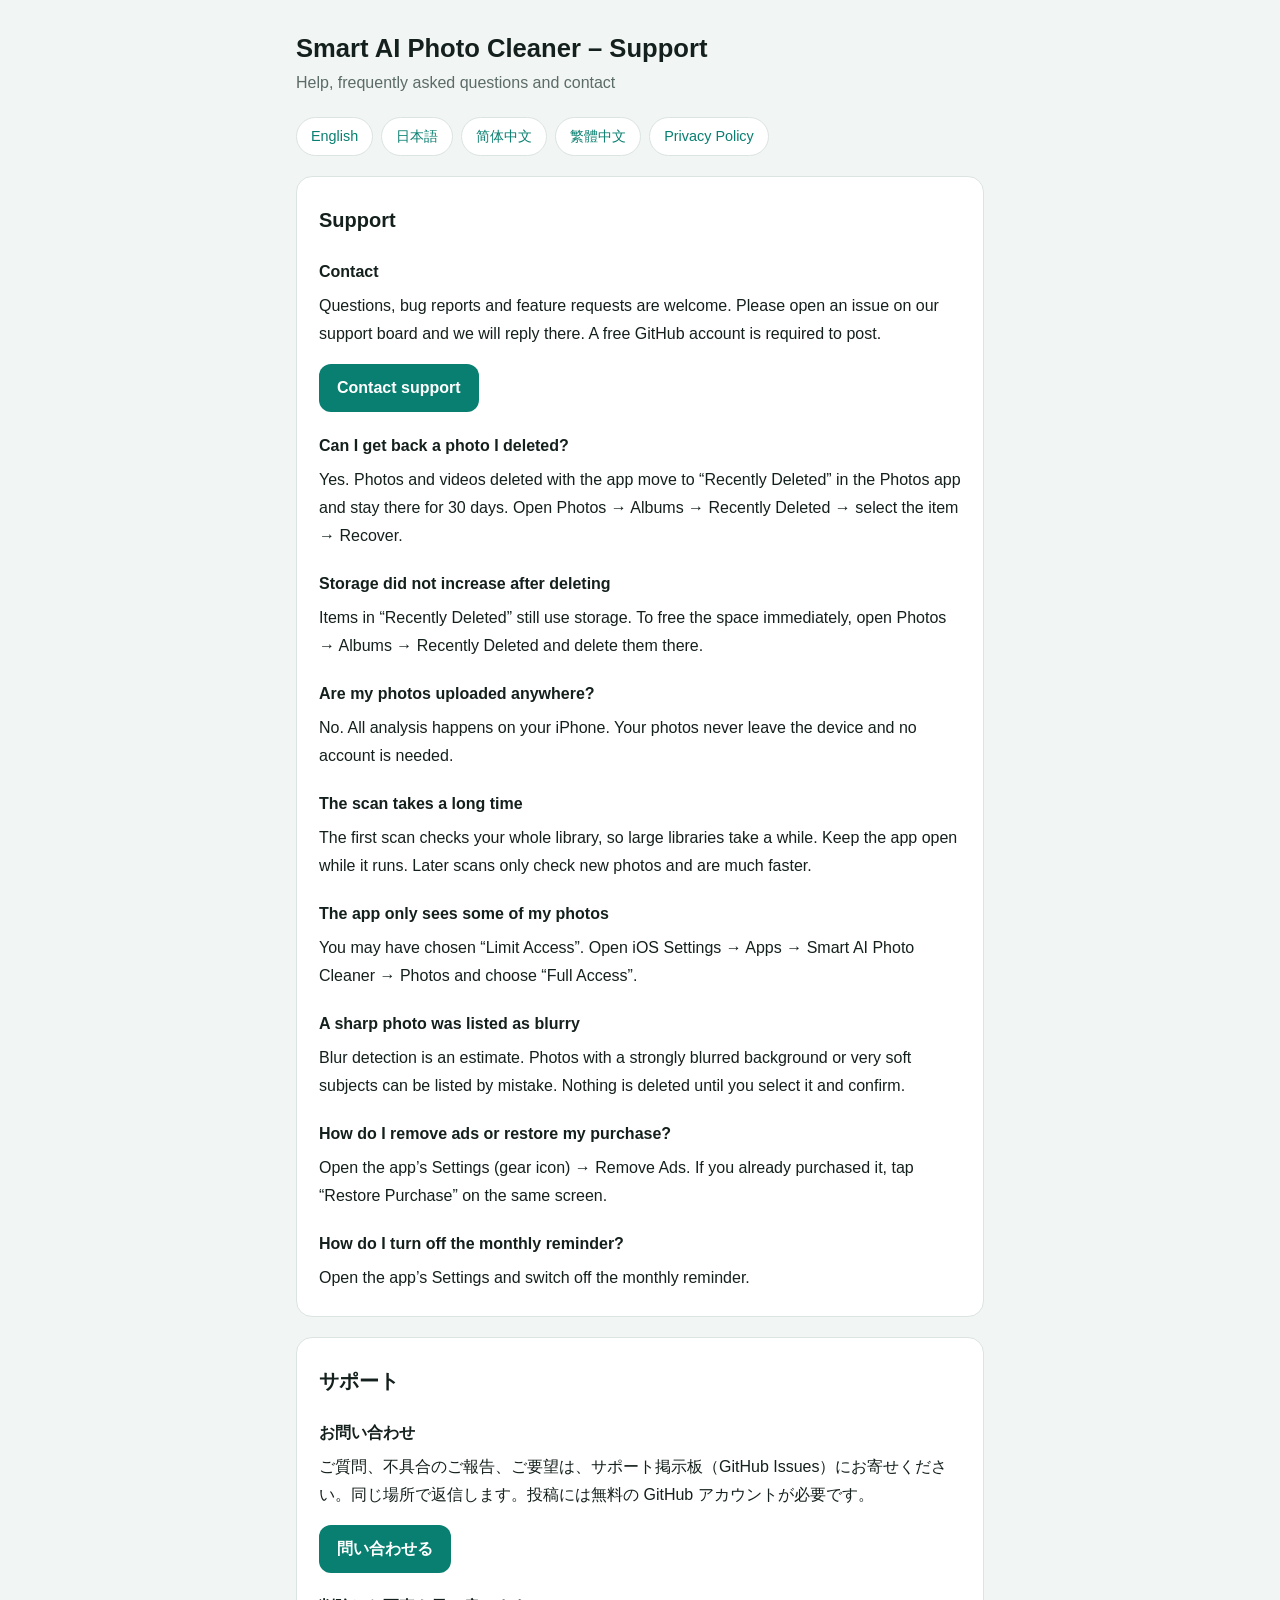
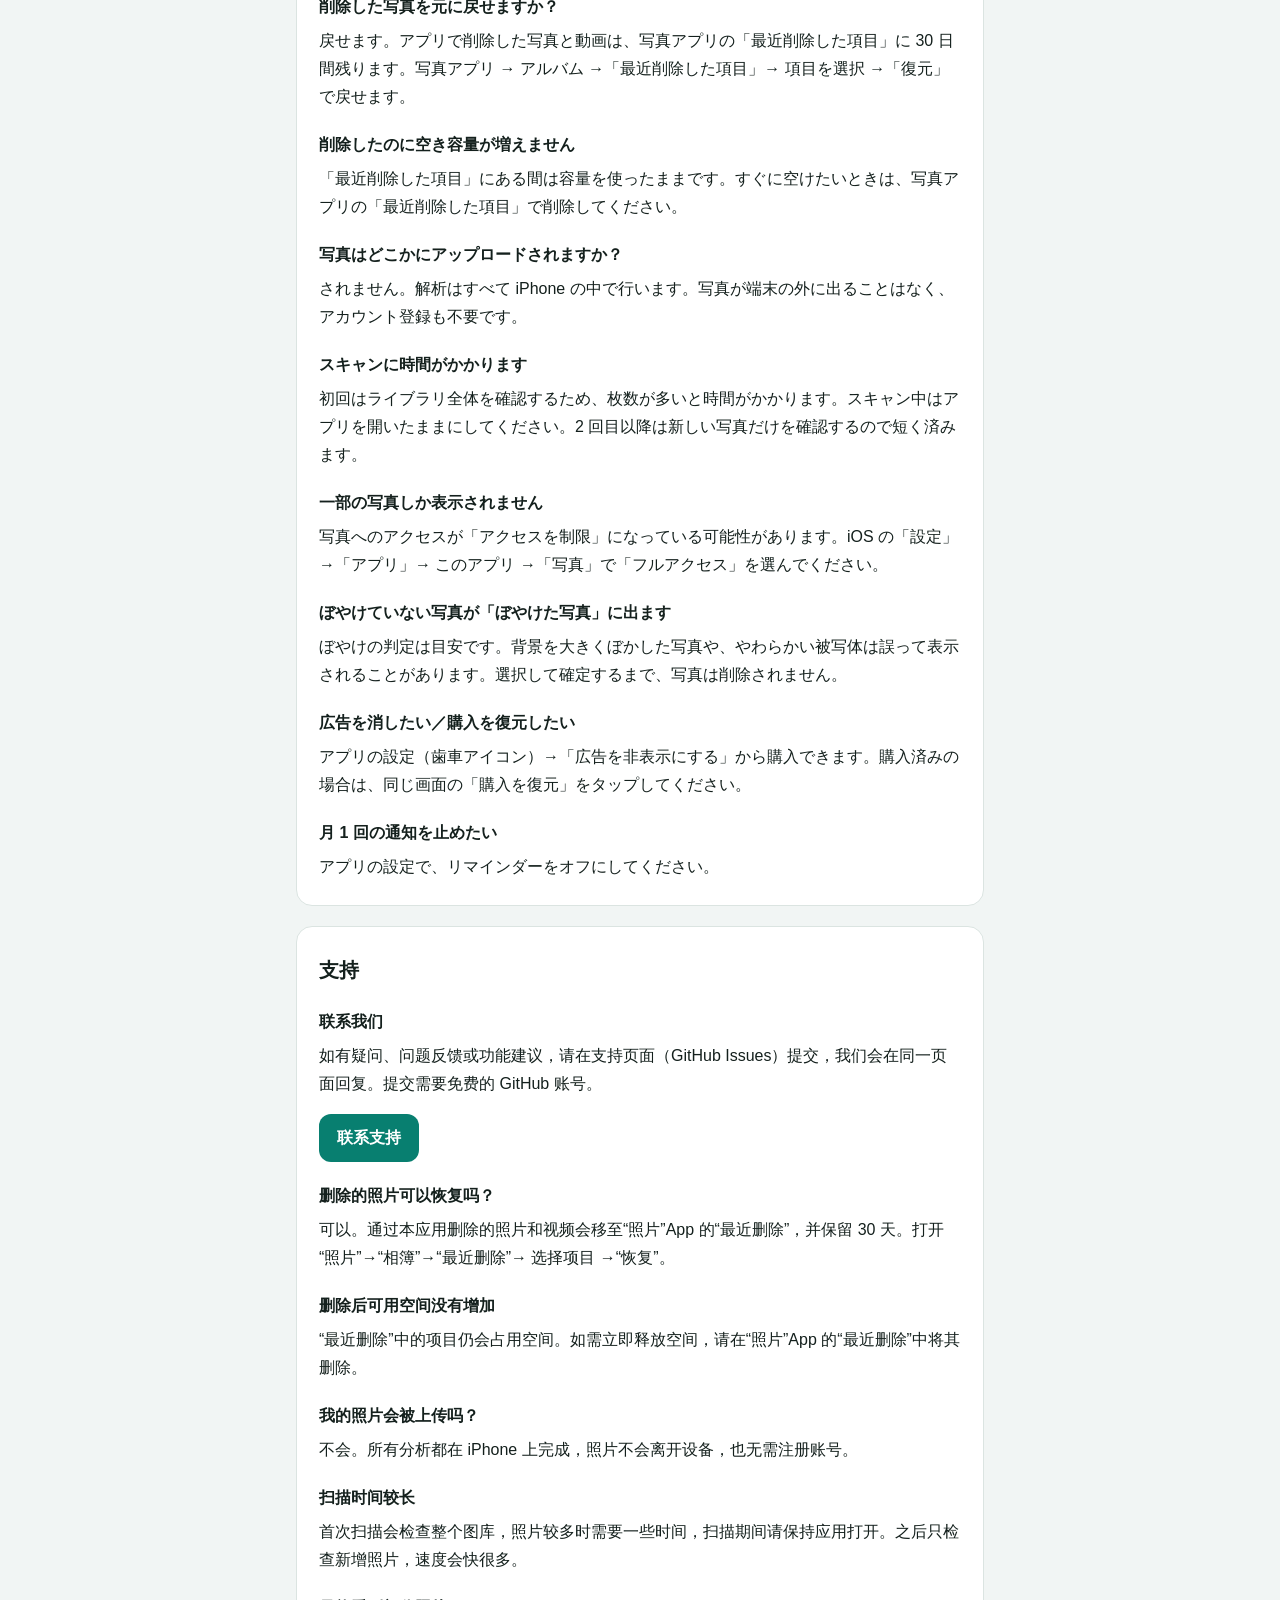
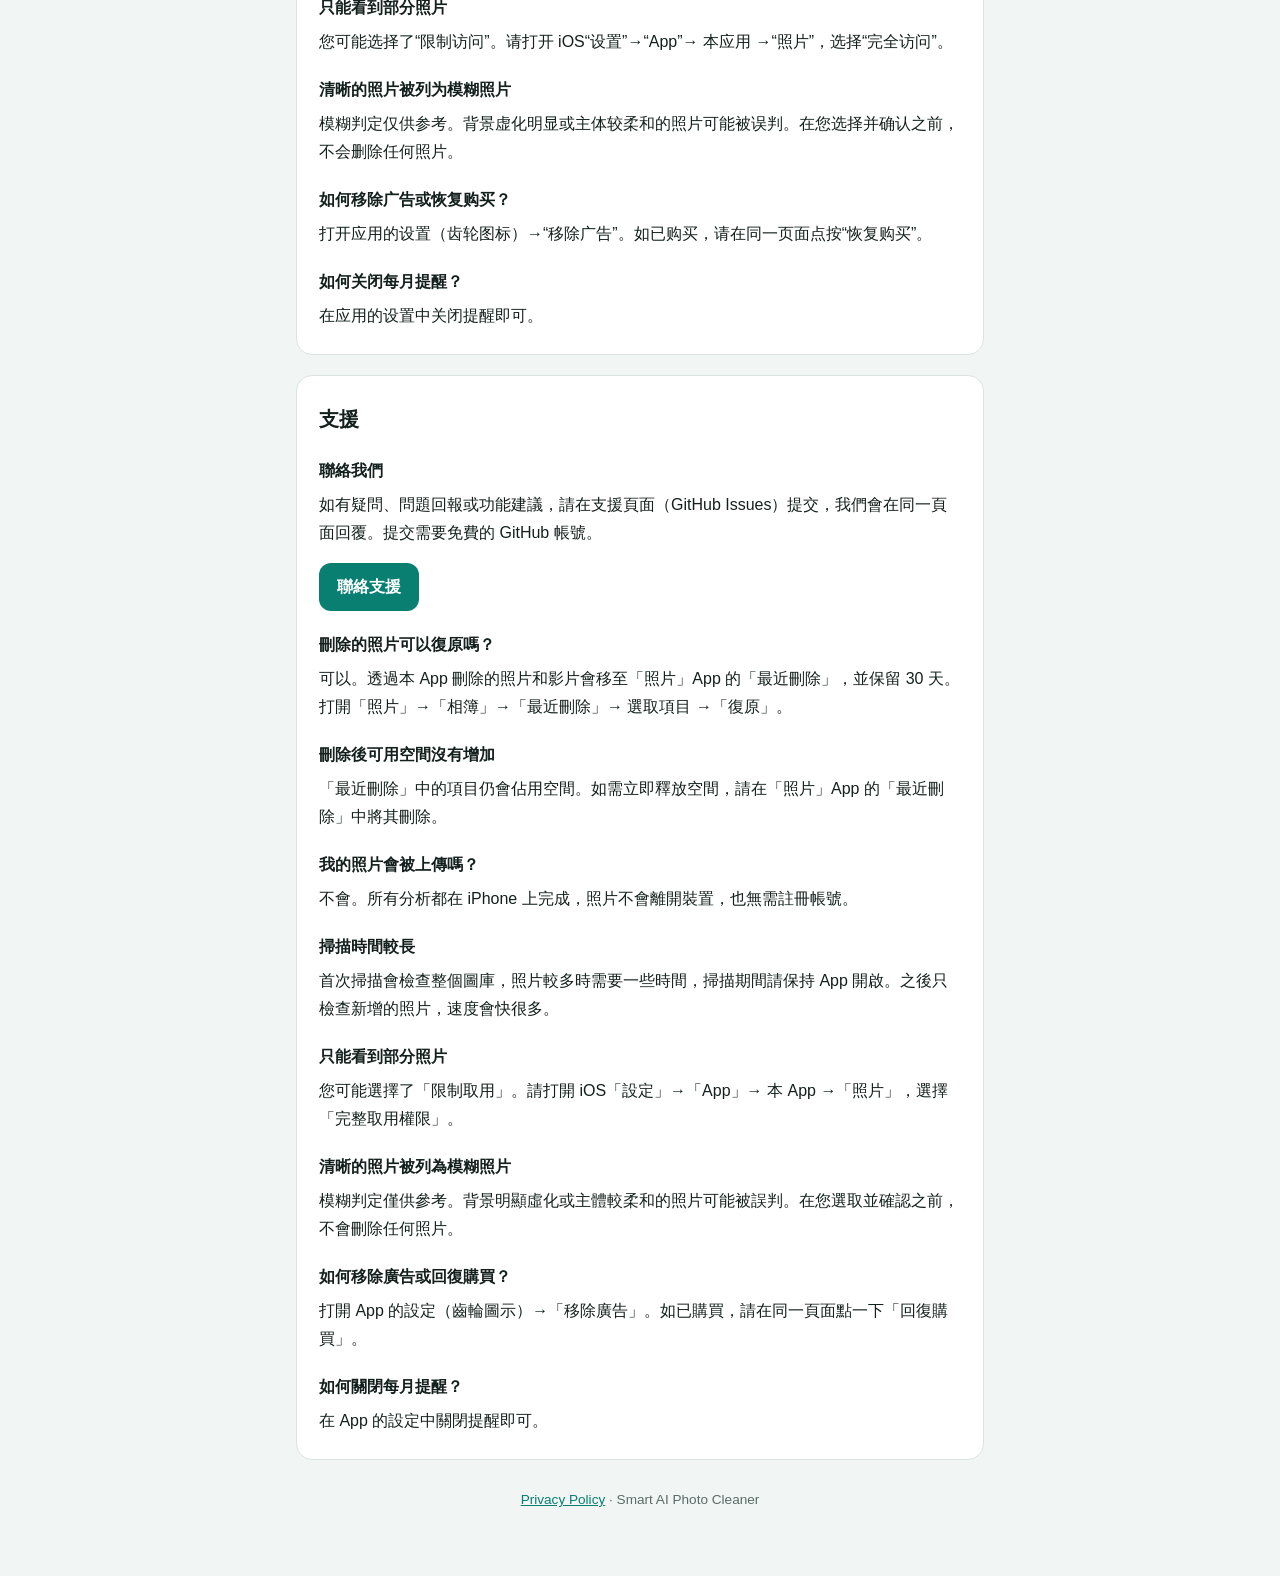
<file: index.html>
<!doctype html>
<html lang="en">
<head>
<meta charset="utf-8">
<meta name="viewport" content="width=device-width,initial-scale=1">
<title>Smart AI Photo Cleaner – Support</title>
<meta name="description" content="Support and contact information for the Smart AI Photo Cleaner iOS app.">
<link rel="stylesheet" href="style.css">
</head>
<body>
<main>
<header>
  <h1>Smart AI Photo Cleaner – Support</h1>
  <p>Help, frequently asked questions and contact</p>
</header>
<nav>
  <a href="#en">English</a><a href="#ja">日本語</a><a href="#zh-hans">简体中文</a><a href="#zh-hant">繁體中文</a>
  <a href="privacy.html">Privacy Policy</a>
</nav>

<section id="en" lang="en">
  <h2>Support</h2>
  <h3>Contact</h3>
  <p>Questions, bug reports and feature requests are welcome. Please open an issue on our support board and we will reply there. A free GitHub account is required to post.</p>
  <a class="btn" href="https://github.com/changch223/Smart-AI-Photo-Cleaner/issues/new">Contact support</a>
  <h3>Can I get back a photo I deleted?</h3>
  <p>Yes. Photos and videos deleted with the app move to “Recently Deleted” in the Photos app and stay there for 30 days. Open Photos → Albums → Recently Deleted → select the item → Recover.</p>
  <h3>Storage did not increase after deleting</h3>
  <p>Items in “Recently Deleted” still use storage. To free the space immediately, open Photos → Albums → Recently Deleted and delete them there.</p>
  <h3>Are my photos uploaded anywhere?</h3>
  <p>No. All analysis happens on your iPhone. Your photos never leave the device and no account is needed.</p>
  <h3>The scan takes a long time</h3>
  <p>The first scan checks your whole library, so large libraries take a while. Keep the app open while it runs. Later scans only check new photos and are much faster.</p>
  <h3>The app only sees some of my photos</h3>
  <p>You may have chosen “Limit Access”. Open iOS Settings → Apps → Smart AI Photo Cleaner → Photos and choose “Full Access”.</p>
  <h3>A sharp photo was listed as blurry</h3>
  <p>Blur detection is an estimate. Photos with a strongly blurred background or very soft subjects can be listed by mistake. Nothing is deleted until you select it and confirm.</p>
  <h3>How do I remove ads or restore my purchase?</h3>
  <p>Open the app’s Settings (gear icon) → Remove Ads. If you already purchased it, tap “Restore Purchase” on the same screen.</p>
  <h3>How do I turn off the monthly reminder?</h3>
  <p>Open the app’s Settings and switch off the monthly reminder.</p>
</section>

<section id="ja" lang="ja">
  <h2>サポート</h2>
  <h3>お問い合わせ</h3>
  <p>ご質問、不具合のご報告、ご要望は、サポート掲示板（GitHub Issues）にお寄せください。同じ場所で返信します。投稿には無料の GitHub アカウントが必要です。</p>
  <a class="btn" href="https://github.com/changch223/Smart-AI-Photo-Cleaner/issues/new">問い合わせる</a>
  <h3>削除した写真を元に戻せますか？</h3>
  <p>戻せます。アプリで削除した写真と動画は、写真アプリの「最近削除した項目」に 30 日間残ります。写真アプリ → アルバム →「最近削除した項目」→ 項目を選択 →「復元」で戻せます。</p>
  <h3>削除したのに空き容量が増えません</h3>
  <p>「最近削除した項目」にある間は容量を使ったままです。すぐに空けたいときは、写真アプリの「最近削除した項目」で削除してください。</p>
  <h3>写真はどこかにアップロードされますか？</h3>
  <p>されません。解析はすべて iPhone の中で行います。写真が端末の外に出ることはなく、アカウント登録も不要です。</p>
  <h3>スキャンに時間がかかります</h3>
  <p>初回はライブラリ全体を確認するため、枚数が多いと時間がかかります。スキャン中はアプリを開いたままにしてください。2 回目以降は新しい写真だけを確認するので短く済みます。</p>
  <h3>一部の写真しか表示されません</h3>
  <p>写真へのアクセスが「アクセスを制限」になっている可能性があります。iOS の「設定」→「アプリ」→ このアプリ →「写真」で「フルアクセス」を選んでください。</p>
  <h3>ぼやけていない写真が「ぼやけた写真」に出ます</h3>
  <p>ぼやけの判定は目安です。背景を大きくぼかした写真や、やわらかい被写体は誤って表示されることがあります。選択して確定するまで、写真は削除されません。</p>
  <h3>広告を消したい／購入を復元したい</h3>
  <p>アプリの設定（歯車アイコン）→「広告を非表示にする」から購入できます。購入済みの場合は、同じ画面の「購入を復元」をタップしてください。</p>
  <h3>月 1 回の通知を止めたい</h3>
  <p>アプリの設定で、リマインダーをオフにしてください。</p>
</section>

<section id="zh-hans" lang="zh-Hans">
  <h2>支持</h2>
  <h3>联系我们</h3>
  <p>如有疑问、问题反馈或功能建议，请在支持页面（GitHub Issues）提交，我们会在同一页面回复。提交需要免费的 GitHub 账号。</p>
  <a class="btn" href="https://github.com/changch223/Smart-AI-Photo-Cleaner/issues/new">联系支持</a>
  <h3>删除的照片可以恢复吗？</h3>
  <p>可以。通过本应用删除的照片和视频会移至“照片”App 的“最近删除”，并保留 30 天。打开“照片”→“相簿”→“最近删除”→ 选择项目 →“恢复”。</p>
  <h3>删除后可用空间没有增加</h3>
  <p>“最近删除”中的项目仍会占用空间。如需立即释放空间，请在“照片”App 的“最近删除”中将其删除。</p>
  <h3>我的照片会被上传吗？</h3>
  <p>不会。所有分析都在 iPhone 上完成，照片不会离开设备，也无需注册账号。</p>
  <h3>扫描时间较长</h3>
  <p>首次扫描会检查整个图库，照片较多时需要一些时间，扫描期间请保持应用打开。之后只检查新增照片，速度会快很多。</p>
  <h3>只能看到部分照片</h3>
  <p>您可能选择了“限制访问”。请打开 iOS“设置”→“App”→ 本应用 →“照片”，选择“完全访问”。</p>
  <h3>清晰的照片被列为模糊照片</h3>
  <p>模糊判定仅供参考。背景虚化明显或主体较柔和的照片可能被误判。在您选择并确认之前，不会删除任何照片。</p>
  <h3>如何移除广告或恢复购买？</h3>
  <p>打开应用的设置（齿轮图标）→“移除广告”。如已购买，请在同一页面点按“恢复购买”。</p>
  <h3>如何关闭每月提醒？</h3>
  <p>在应用的设置中关闭提醒即可。</p>
</section>

<section id="zh-hant" lang="zh-Hant">
  <h2>支援</h2>
  <h3>聯絡我們</h3>
  <p>如有疑問、問題回報或功能建議，請在支援頁面（GitHub Issues）提交，我們會在同一頁面回覆。提交需要免費的 GitHub 帳號。</p>
  <a class="btn" href="https://github.com/changch223/Smart-AI-Photo-Cleaner/issues/new">聯絡支援</a>
  <h3>刪除的照片可以復原嗎？</h3>
  <p>可以。透過本 App 刪除的照片和影片會移至「照片」App 的「最近刪除」，並保留 30 天。打開「照片」→「相簿」→「最近刪除」→ 選取項目 →「復原」。</p>
  <h3>刪除後可用空間沒有增加</h3>
  <p>「最近刪除」中的項目仍會佔用空間。如需立即釋放空間，請在「照片」App 的「最近刪除」中將其刪除。</p>
  <h3>我的照片會被上傳嗎？</h3>
  <p>不會。所有分析都在 iPhone 上完成，照片不會離開裝置，也無需註冊帳號。</p>
  <h3>掃描時間較長</h3>
  <p>首次掃描會檢查整個圖庫，照片較多時需要一些時間，掃描期間請保持 App 開啟。之後只檢查新增的照片，速度會快很多。</p>
  <h3>只能看到部分照片</h3>
  <p>您可能選擇了「限制取用」。請打開 iOS「設定」→「App」→ 本 App →「照片」，選擇「完整取用權限」。</p>
  <h3>清晰的照片被列為模糊照片</h3>
  <p>模糊判定僅供參考。背景明顯虛化或主體較柔和的照片可能被誤判。在您選取並確認之前，不會刪除任何照片。</p>
  <h3>如何移除廣告或回復購買？</h3>
  <p>打開 App 的設定（齒輪圖示）→「移除廣告」。如已購買，請在同一頁面點一下「回復購買」。</p>
  <h3>如何關閉每月提醒？</h3>
  <p>在 App 的設定中關閉提醒即可。</p>
</section>

<footer><a href="privacy.html">Privacy Policy</a> · Smart AI Photo Cleaner</footer>
</main>
</body>
</html>
</file>
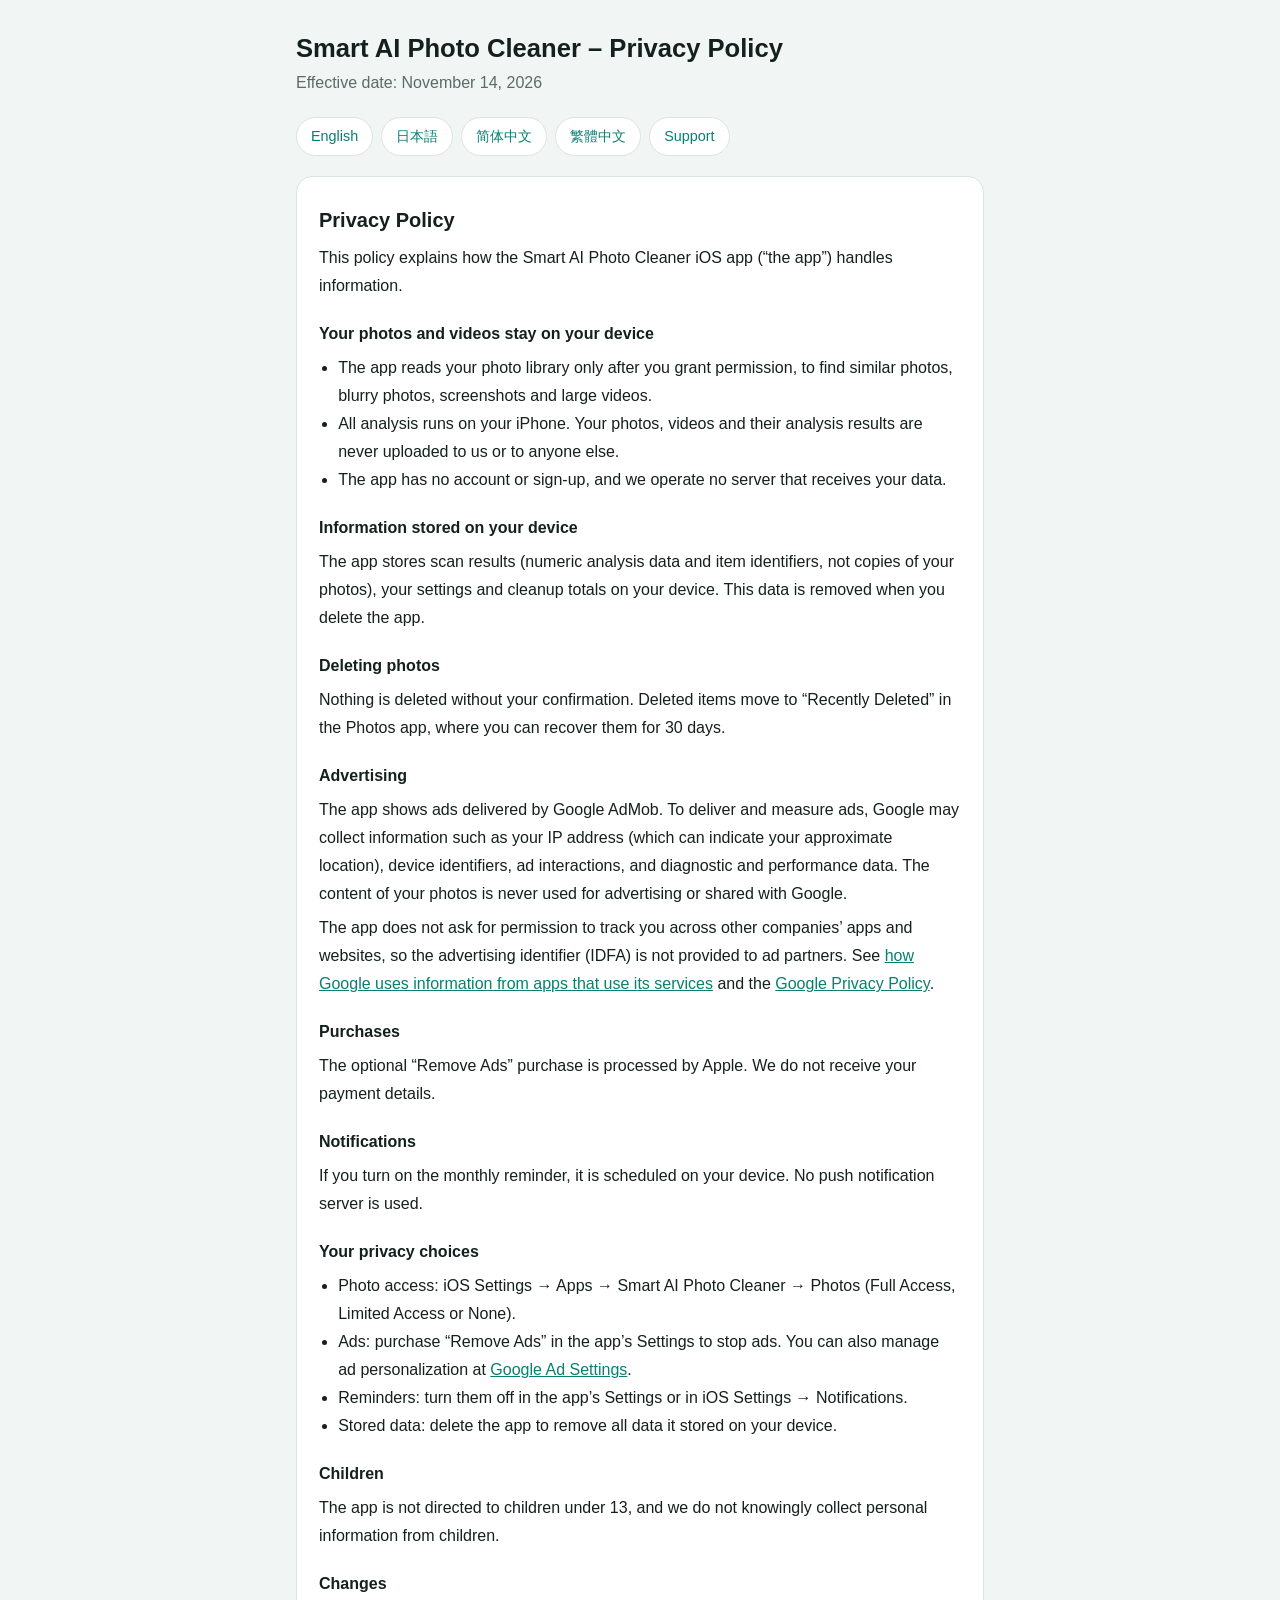
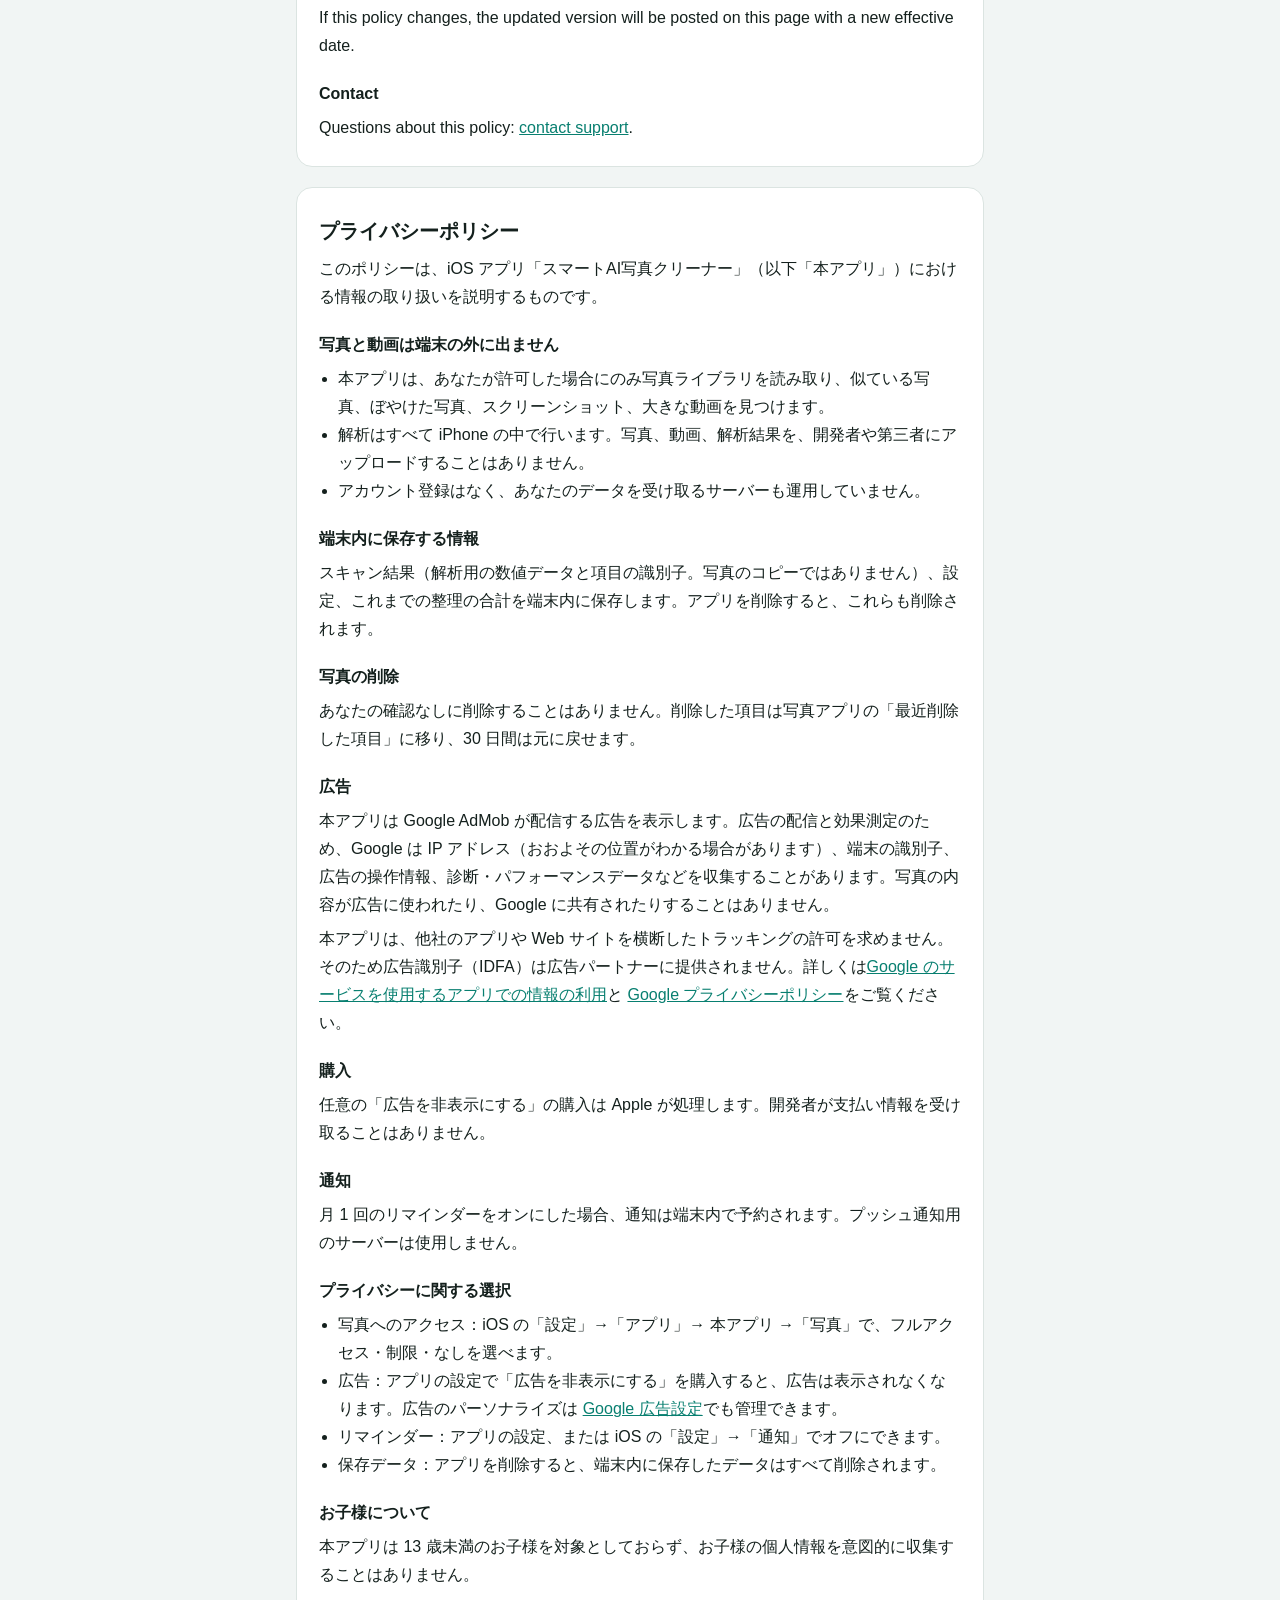
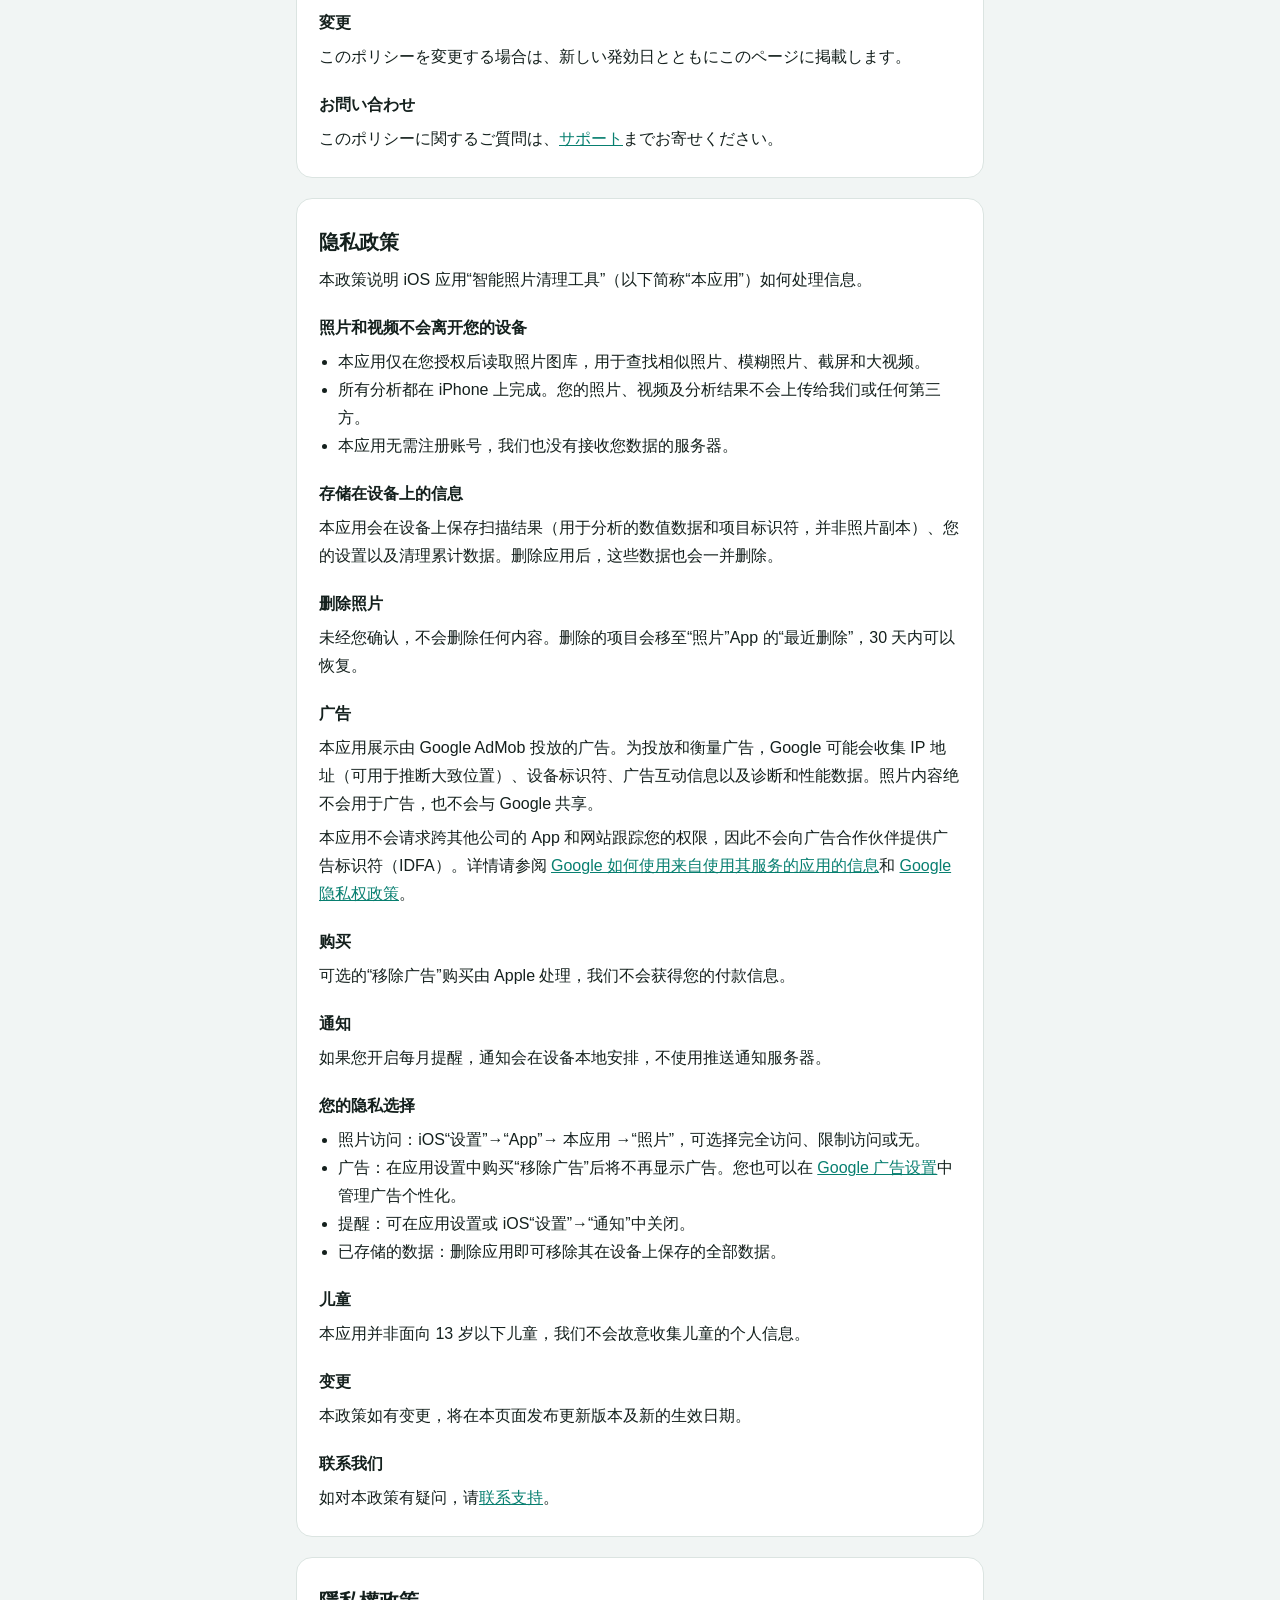
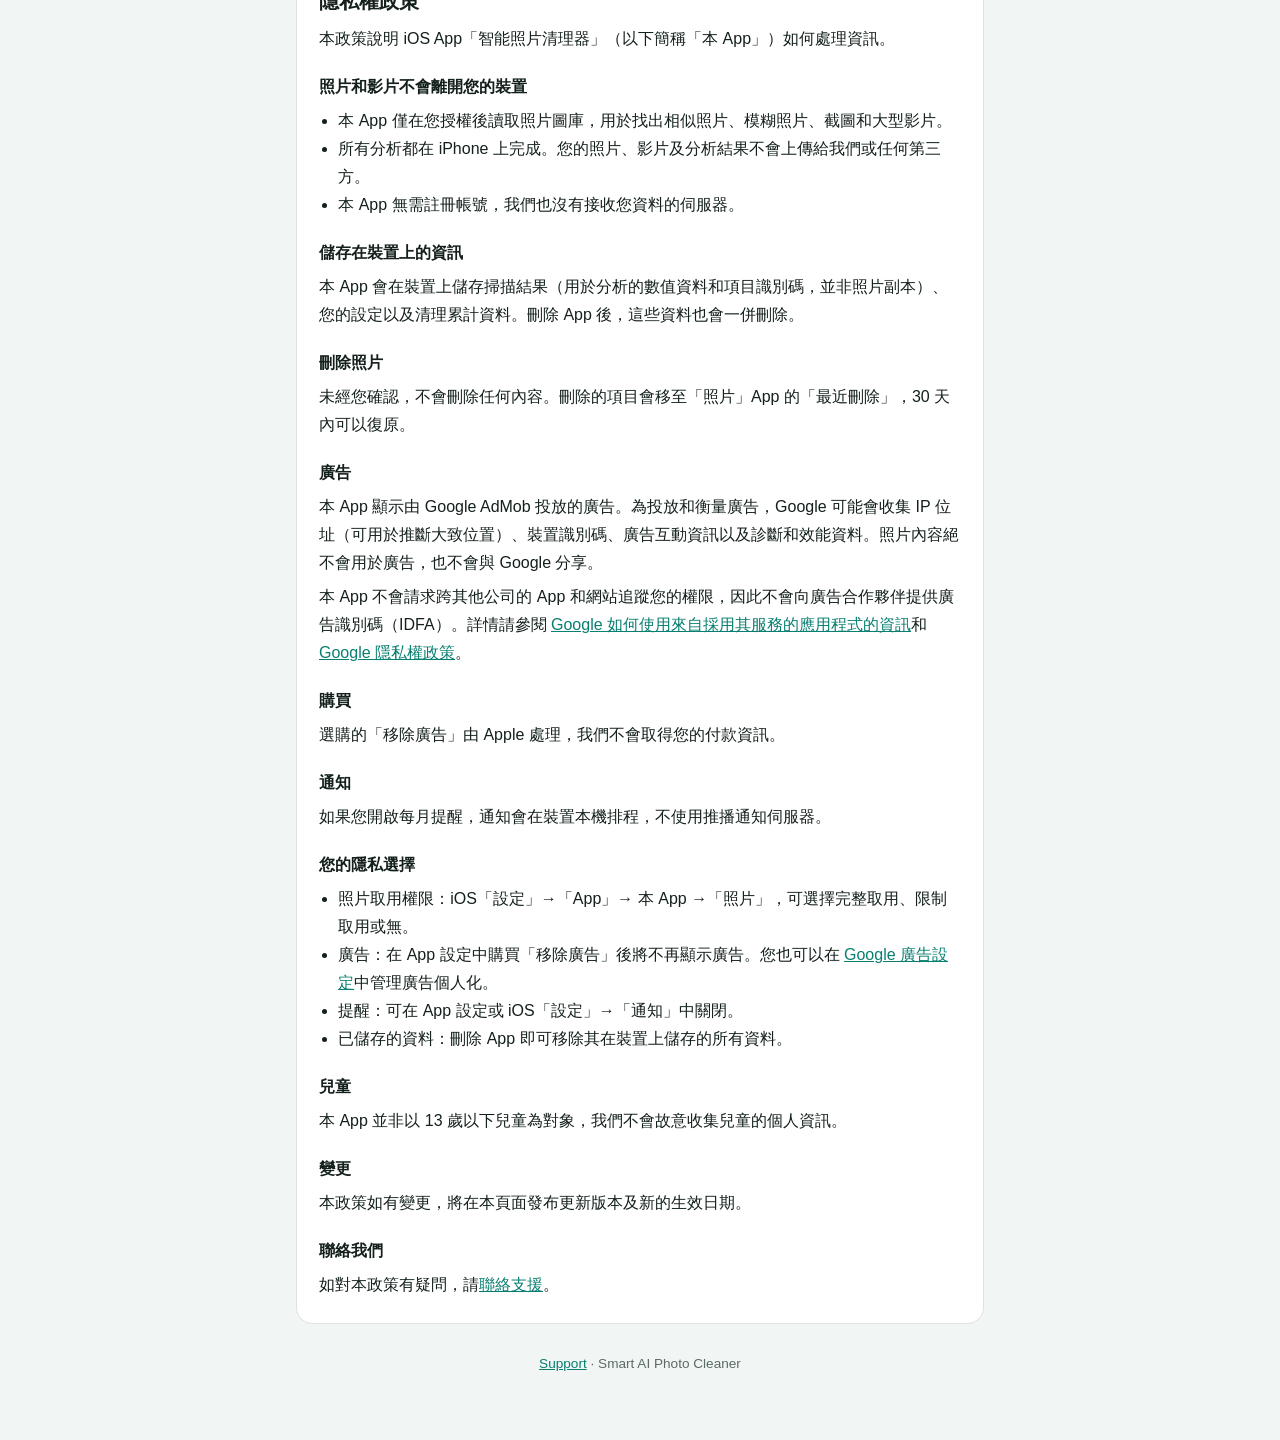
<file: privacy.html>
<!doctype html>
<html lang="en">
<head>
<meta charset="utf-8">
<meta name="viewport" content="width=device-width,initial-scale=1">
<title>Smart AI Photo Cleaner – Privacy Policy</title>
<meta name="description" content="Privacy Policy and privacy choices for the Smart AI Photo Cleaner iOS app.">
<link rel="stylesheet" href="style.css">
</head>
<body>
<main>
<header>
  <h1>Smart AI Photo Cleaner – Privacy Policy</h1>
  <p>Effective date: November 14, 2026</p>
</header>
<nav>
  <a href="#en">English</a><a href="#ja">日本語</a><a href="#zh-hans">简体中文</a><a href="#zh-hant">繁體中文</a>
  <a href="index.html">Support</a>
</nav>

<section id="en" lang="en">
  <h2>Privacy Policy</h2>
  <p>This policy explains how the Smart AI Photo Cleaner iOS app (“the app”) handles information.</p>
  <h3>Your photos and videos stay on your device</h3>
  <ul>
    <li>The app reads your photo library only after you grant permission, to find similar photos, blurry photos, screenshots and large videos.</li>
    <li>All analysis runs on your iPhone. Your photos, videos and their analysis results are never uploaded to us or to anyone else.</li>
    <li>The app has no account or sign-up, and we operate no server that receives your data.</li>
  </ul>
  <h3>Information stored on your device</h3>
  <p>The app stores scan results (numeric analysis data and item identifiers, not copies of your photos), your settings and cleanup totals on your device. This data is removed when you delete the app.</p>
  <h3>Deleting photos</h3>
  <p>Nothing is deleted without your confirmation. Deleted items move to “Recently Deleted” in the Photos app, where you can recover them for 30 days.</p>
  <h3>Advertising</h3>
  <p>The app shows ads delivered by Google AdMob. To deliver and measure ads, Google may collect information such as your IP address (which can indicate your approximate location), device identifiers, ad interactions, and diagnostic and performance data. The content of your photos is never used for advertising or shared with Google.</p>
  <p>The app does not ask for permission to track you across other companies’ apps and websites, so the advertising identifier (IDFA) is not provided to ad partners. See <a href="https://policies.google.com/technologies/partner-sites">how Google uses information from apps that use its services</a> and the <a href="https://policies.google.com/privacy">Google Privacy Policy</a>.</p>
  <h3>Purchases</h3>
  <p>The optional “Remove Ads” purchase is processed by Apple. We do not receive your payment details.</p>
  <h3>Notifications</h3>
  <p>If you turn on the monthly reminder, it is scheduled on your device. No push notification server is used.</p>
  <h3>Your privacy choices</h3>
  <ul>
    <li>Photo access: iOS Settings → Apps → Smart AI Photo Cleaner → Photos (Full Access, Limited Access or None).</li>
    <li>Ads: purchase “Remove Ads” in the app’s Settings to stop ads. You can also manage ad personalization at <a href="https://adssettings.google.com/">Google Ad Settings</a>.</li>
    <li>Reminders: turn them off in the app’s Settings or in iOS Settings → Notifications.</li>
    <li>Stored data: delete the app to remove all data it stored on your device.</li>
  </ul>
  <h3>Children</h3>
  <p>The app is not directed to children under 13, and we do not knowingly collect personal information from children.</p>
  <h3>Changes</h3>
  <p>If this policy changes, the updated version will be posted on this page with a new effective date.</p>
  <h3>Contact</h3>
  <p>Questions about this policy: <a href="https://github.com/changch223/Smart-AI-Photo-Cleaner/issues/new">contact support</a>.</p>
</section>

<section id="ja" lang="ja">
  <h2>プライバシーポリシー</h2>
  <p>このポリシーは、iOS アプリ「スマートAI写真クリーナー」（以下「本アプリ」）における情報の取り扱いを説明するものです。</p>
  <h3>写真と動画は端末の外に出ません</h3>
  <ul>
    <li>本アプリは、あなたが許可した場合にのみ写真ライブラリを読み取り、似ている写真、ぼやけた写真、スクリーンショット、大きな動画を見つけます。</li>
    <li>解析はすべて iPhone の中で行います。写真、動画、解析結果を、開発者や第三者にアップロードすることはありません。</li>
    <li>アカウント登録はなく、あなたのデータを受け取るサーバーも運用していません。</li>
  </ul>
  <h3>端末内に保存する情報</h3>
  <p>スキャン結果（解析用の数値データと項目の識別子。写真のコピーではありません）、設定、これまでの整理の合計を端末内に保存します。アプリを削除すると、これらも削除されます。</p>
  <h3>写真の削除</h3>
  <p>あなたの確認なしに削除することはありません。削除した項目は写真アプリの「最近削除した項目」に移り、30 日間は元に戻せます。</p>
  <h3>広告</h3>
  <p>本アプリは Google AdMob が配信する広告を表示します。広告の配信と効果測定のため、Google は IP アドレス（おおよその位置がわかる場合があります）、端末の識別子、広告の操作情報、診断・パフォーマンスデータなどを収集することがあります。写真の内容が広告に使われたり、Google に共有されたりすることはありません。</p>
  <p>本アプリは、他社のアプリや Web サイトを横断したトラッキングの許可を求めません。そのため広告識別子（IDFA）は広告パートナーに提供されません。詳しくは<a href="https://policies.google.com/technologies/partner-sites?hl=ja">Google のサービスを使用するアプリでの情報の利用</a>と <a href="https://policies.google.com/privacy?hl=ja">Google プライバシーポリシー</a>をご覧ください。</p>
  <h3>購入</h3>
  <p>任意の「広告を非表示にする」の購入は Apple が処理します。開発者が支払い情報を受け取ることはありません。</p>
  <h3>通知</h3>
  <p>月 1 回のリマインダーをオンにした場合、通知は端末内で予約されます。プッシュ通知用のサーバーは使用しません。</p>
  <h3>プライバシーに関する選択</h3>
  <ul>
    <li>写真へのアクセス：iOS の「設定」→「アプリ」→ 本アプリ →「写真」で、フルアクセス・制限・なしを選べます。</li>
    <li>広告：アプリの設定で「広告を非表示にする」を購入すると、広告は表示されなくなります。広告のパーソナライズは <a href="https://adssettings.google.com/">Google 広告設定</a>でも管理できます。</li>
    <li>リマインダー：アプリの設定、または iOS の「設定」→「通知」でオフにできます。</li>
    <li>保存データ：アプリを削除すると、端末内に保存したデータはすべて削除されます。</li>
  </ul>
  <h3>お子様について</h3>
  <p>本アプリは 13 歳未満のお子様を対象としておらず、お子様の個人情報を意図的に収集することはありません。</p>
  <h3>変更</h3>
  <p>このポリシーを変更する場合は、新しい発効日とともにこのページに掲載します。</p>
  <h3>お問い合わせ</h3>
  <p>このポリシーに関するご質問は、<a href="https://github.com/changch223/Smart-AI-Photo-Cleaner/issues/new">サポート</a>までお寄せください。</p>
</section>

<section id="zh-hans" lang="zh-Hans">
  <h2>隐私政策</h2>
  <p>本政策说明 iOS 应用“智能照片清理工具”（以下简称“本应用”）如何处理信息。</p>
  <h3>照片和视频不会离开您的设备</h3>
  <ul>
    <li>本应用仅在您授权后读取照片图库，用于查找相似照片、模糊照片、截屏和大视频。</li>
    <li>所有分析都在 iPhone 上完成。您的照片、视频及分析结果不会上传给我们或任何第三方。</li>
    <li>本应用无需注册账号，我们也没有接收您数据的服务器。</li>
  </ul>
  <h3>存储在设备上的信息</h3>
  <p>本应用会在设备上保存扫描结果（用于分析的数值数据和项目标识符，并非照片副本）、您的设置以及清理累计数据。删除应用后，这些数据也会一并删除。</p>
  <h3>删除照片</h3>
  <p>未经您确认，不会删除任何内容。删除的项目会移至“照片”App 的“最近删除”，30 天内可以恢复。</p>
  <h3>广告</h3>
  <p>本应用展示由 Google AdMob 投放的广告。为投放和衡量广告，Google 可能会收集 IP 地址（可用于推断大致位置）、设备标识符、广告互动信息以及诊断和性能数据。照片内容绝不会用于广告，也不会与 Google 共享。</p>
  <p>本应用不会请求跨其他公司的 App 和网站跟踪您的权限，因此不会向广告合作伙伴提供广告标识符（IDFA）。详情请参阅 <a href="https://policies.google.com/technologies/partner-sites?hl=zh-CN">Google 如何使用来自使用其服务的应用的信息</a>和 <a href="https://policies.google.com/privacy?hl=zh-CN">Google 隐私权政策</a>。</p>
  <h3>购买</h3>
  <p>可选的“移除广告”购买由 Apple 处理，我们不会获得您的付款信息。</p>
  <h3>通知</h3>
  <p>如果您开启每月提醒，通知会在设备本地安排，不使用推送通知服务器。</p>
  <h3>您的隐私选择</h3>
  <ul>
    <li>照片访问：iOS“设置”→“App”→ 本应用 →“照片”，可选择完全访问、限制访问或无。</li>
    <li>广告：在应用设置中购买“移除广告”后将不再显示广告。您也可以在 <a href="https://adssettings.google.com/">Google 广告设置</a>中管理广告个性化。</li>
    <li>提醒：可在应用设置或 iOS“设置”→“通知”中关闭。</li>
    <li>已存储的数据：删除应用即可移除其在设备上保存的全部数据。</li>
  </ul>
  <h3>儿童</h3>
  <p>本应用并非面向 13 岁以下儿童，我们不会故意收集儿童的个人信息。</p>
  <h3>变更</h3>
  <p>本政策如有变更，将在本页面发布更新版本及新的生效日期。</p>
  <h3>联系我们</h3>
  <p>如对本政策有疑问，请<a href="https://github.com/changch223/Smart-AI-Photo-Cleaner/issues/new">联系支持</a>。</p>
</section>

<section id="zh-hant" lang="zh-Hant">
  <h2>隱私權政策</h2>
  <p>本政策說明 iOS App「智能照片清理器」（以下簡稱「本 App」）如何處理資訊。</p>
  <h3>照片和影片不會離開您的裝置</h3>
  <ul>
    <li>本 App 僅在您授權後讀取照片圖庫，用於找出相似照片、模糊照片、截圖和大型影片。</li>
    <li>所有分析都在 iPhone 上完成。您的照片、影片及分析結果不會上傳給我們或任何第三方。</li>
    <li>本 App 無需註冊帳號，我們也沒有接收您資料的伺服器。</li>
  </ul>
  <h3>儲存在裝置上的資訊</h3>
  <p>本 App 會在裝置上儲存掃描結果（用於分析的數值資料和項目識別碼，並非照片副本）、您的設定以及清理累計資料。刪除 App 後，這些資料也會一併刪除。</p>
  <h3>刪除照片</h3>
  <p>未經您確認，不會刪除任何內容。刪除的項目會移至「照片」App 的「最近刪除」，30 天內可以復原。</p>
  <h3>廣告</h3>
  <p>本 App 顯示由 Google AdMob 投放的廣告。為投放和衡量廣告，Google 可能會收集 IP 位址（可用於推斷大致位置）、裝置識別碼、廣告互動資訊以及診斷和效能資料。照片內容絕不會用於廣告，也不會與 Google 分享。</p>
  <p>本 App 不會請求跨其他公司的 App 和網站追蹤您的權限，因此不會向廣告合作夥伴提供廣告識別碼（IDFA）。詳情請參閱 <a href="https://policies.google.com/technologies/partner-sites?hl=zh-TW">Google 如何使用來自採用其服務的應用程式的資訊</a>和 <a href="https://policies.google.com/privacy?hl=zh-TW">Google 隱私權政策</a>。</p>
  <h3>購買</h3>
  <p>選購的「移除廣告」由 Apple 處理，我們不會取得您的付款資訊。</p>
  <h3>通知</h3>
  <p>如果您開啟每月提醒，通知會在裝置本機排程，不使用推播通知伺服器。</p>
  <h3>您的隱私選擇</h3>
  <ul>
    <li>照片取用權限：iOS「設定」→「App」→ 本 App →「照片」，可選擇完整取用、限制取用或無。</li>
    <li>廣告：在 App 設定中購買「移除廣告」後將不再顯示廣告。您也可以在 <a href="https://adssettings.google.com/">Google 廣告設定</a>中管理廣告個人化。</li>
    <li>提醒：可在 App 設定或 iOS「設定」→「通知」中關閉。</li>
    <li>已儲存的資料：刪除 App 即可移除其在裝置上儲存的所有資料。</li>
  </ul>
  <h3>兒童</h3>
  <p>本 App 並非以 13 歲以下兒童為對象，我們不會故意收集兒童的個人資訊。</p>
  <h3>變更</h3>
  <p>本政策如有變更，將在本頁面發布更新版本及新的生效日期。</p>
  <h3>聯絡我們</h3>
  <p>如對本政策有疑問，請<a href="https://github.com/changch223/Smart-AI-Photo-Cleaner/issues/new">聯絡支援</a>。</p>
</section>

<footer><a href="index.html">Support</a> · Smart AI Photo Cleaner</footer>
</main>
</body>
</html>
</file>
<file: style.css>
:root{--bg:#f1f5f4;--surface:#fff;--text:#14201d;--muted:#5b6b67;--brand:#087f70;--line:#dbe4e1}
@media (prefers-color-scheme:dark){:root{--bg:#0e1513;--surface:#18211f;--text:#e8efed;--muted:#9aaaa5;--brand:#45cdb9;--line:#2a3633}}
*{box-sizing:border-box}
body{margin:0;background:var(--bg);color:var(--text);font:16px/1.75 -apple-system,BlinkMacSystemFont,"Hiragino Sans","PingFang SC","PingFang TC","Segoe UI",sans-serif}
main{max-width:720px;margin:0 auto;padding:32px 16px 64px}
header h1{font-size:1.6rem;line-height:1.3;margin:0 0 4px}
header p{color:var(--muted);margin:0}
nav{display:flex;flex-wrap:wrap;gap:8px;margin:20px 0 8px}
nav a{padding:6px 14px;border:1px solid var(--line);border-radius:999px;background:var(--surface);color:var(--brand);text-decoration:none;font-size:.9rem}
section{background:var(--surface);border:1px solid var(--line);border-radius:16px;padding:8px 22px 18px;margin-top:20px}
h2{font-size:1.25rem;margin:18px 0 6px}
h3{font-size:1rem;margin:20px 0 2px}
p,ul{margin:6px 0}
ul{padding-left:1.2em}
a{color:var(--brand)}
.btn{display:inline-block;margin-top:10px;padding:10px 18px;border-radius:12px;background:var(--brand);color:var(--surface);text-decoration:none;font-weight:600}
footer{color:var(--muted);font-size:.85rem;margin-top:28px;text-align:center}
</file>
